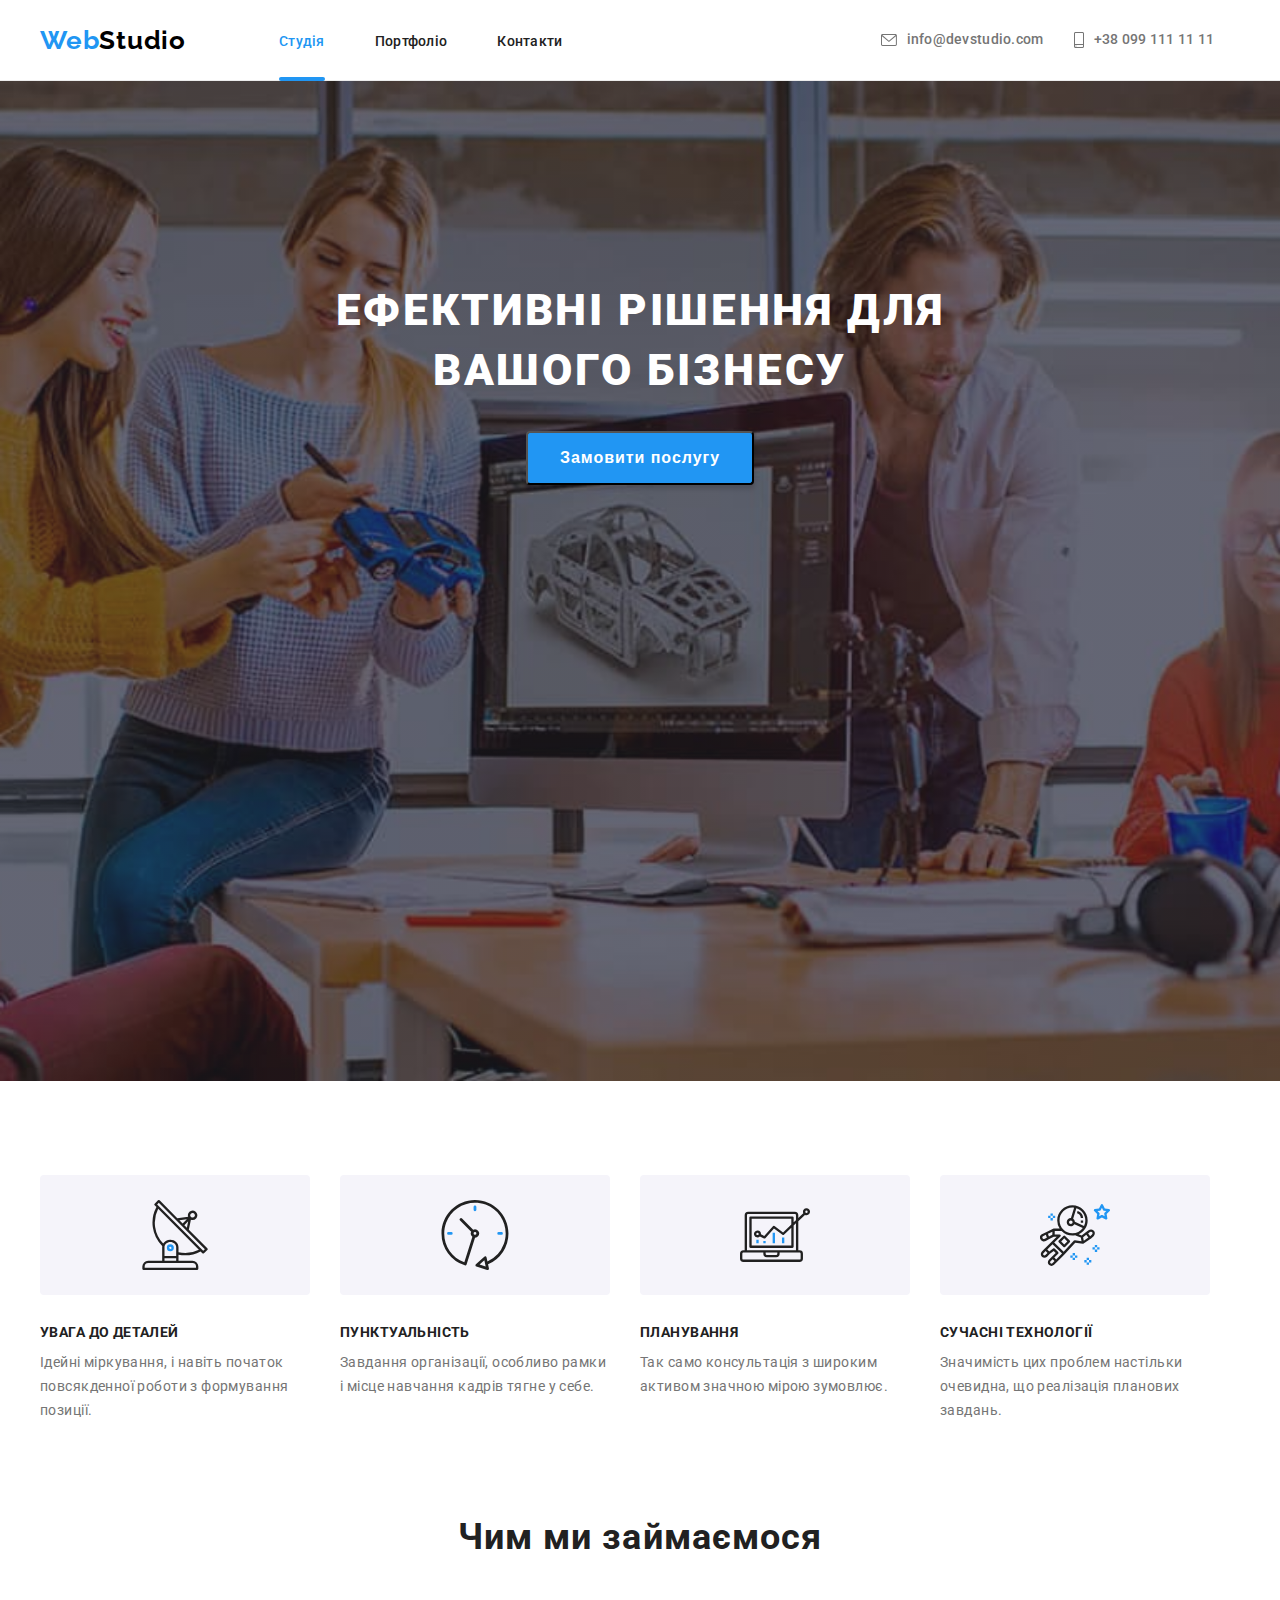
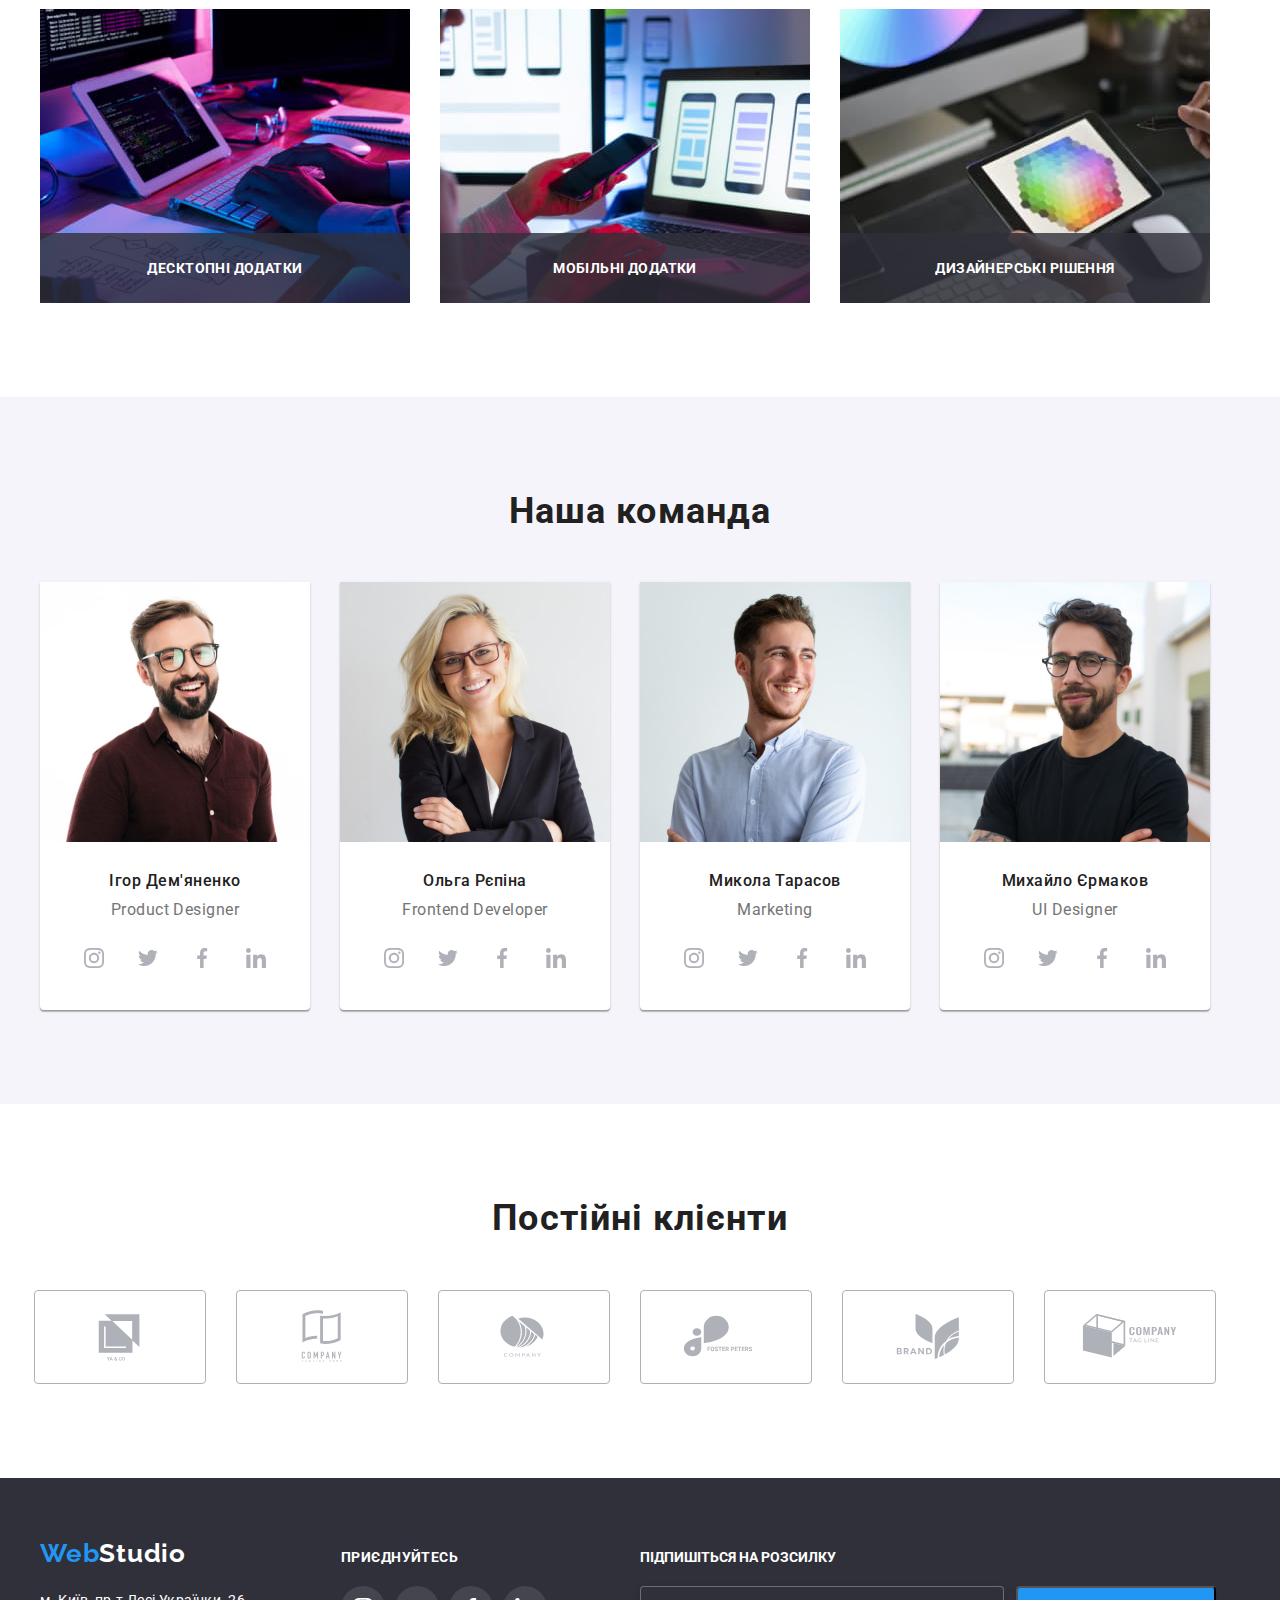
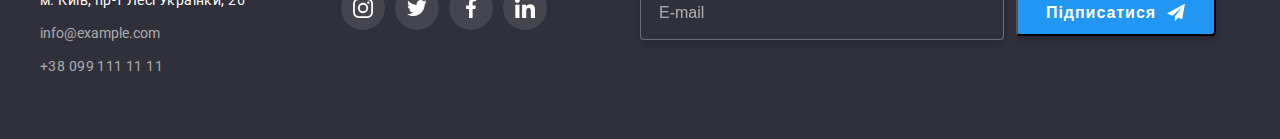
<file: index.html>
<!DOCTYPE html>
<html lang="uk">
  <head>
    <meta charset="UTF-8" />
    <meta http-equiv="X-UA-Compatible" content="IE=edge" />
    <meta name="viewport" content="width=device-width, initial-scale=1.0" />
    <title>Document</title>
    <link rel="preconnect" href="https://fonts.googleapis.com" />
    <link rel="preconnect" href="https://fonts.gstatic.com" crossorigin />
    <link
      href="https://fonts.googleapis.com/css2?family=Raleway:wght@700&family=Roboto:wght@400;500;700;900&display=swap"
      rel="stylesheet"
    />
    <link
      rel="stylesheet"
      href="https://cdnjs.cloudflare.com/ajax/libs/modern-normalize/1.1.0/modern-normalize.min.css"
      integrity="sha512-wpPYUAdjBVSE4KJnH1VR1HeZfpl1ub8YT/NKx4PuQ5NmX2tKuGu6U/JRp5y+Y8XG2tV+wKQpNHVUX03MfMFn9Q=="
      crossorigin="anonymous"
      referrerpolicy="no-referrer"
    />
    <link rel="stylesheet" href="./css/styles.css" />
  </head>
  <body class="body">
    <!-- Шапка сторінки -->
    <header class="page-header">
      <div class="container header-container">
        <nav class="head-nav">
          <a href="/" class="logo link top" lang="en"
            >Web<span class="logo-bleck link">Studio</span></a
          >
          <!--Студія, портфоліо, контакти-->
          <ul class="header-list">
            <li class="header-item studio">
              <a href="./index.html" class="header-link-blue link">Студія</a>
            </li>
            <li class="header-item">
              <a href="./portfolio.html" class="header-link link">Портфоліо</a>
            </li>
            <li class="header-item"><a href="" class="header-link link">Контакти</a></li>
          </ul>
        </nav>
        <!--Електронна пошта та телефон-->
        <ul class="header-list-adress">
          <li class="header-item">
            <a href="info@devstudio.com" class="header-link-mail link">
              <svg class="header-icon" width="16px" height="12px">
                <use href="./images/icons.svg#icon-envelope"></use></svg
              >info@devstudio.com</a
            >
          </li>
          <li class="header-item">
            <a href="+380991111111" class="header-link-phone link">
              <svg class="header-icon" width="10px" height="16px">
                <use href="./images/icons.svg#icon-smartphone"></use></svg
              >+38 099 111 11 11</a
            >
          </li>
        </ul>
      </div>
    </header>
    <main>
      <!--Головний банер сайту з кнопкою "замовити послугу"-->
      <section class="hero">
        <div class="container">
          <h1 class="hero-title">ЕФЕКТИВНІ РІШЕННЯ ДЛЯ ВАШОГО БІЗНЕСУ</h1>
          <button type="button" class="btn" data-modal-open>Замовити послугу</button>
        </div>
      </section>
      <!--Переваги, в подальшому зробити тег <h2> "Наші переваги" невидимим-->
      <section class="advances">
        <div class="container">
          <h2 class="visually-hidden">Hаші переваги</h2>
          <ul class="advances-list">
            <li class="advances-item">
              <div class="advances-box">
                <svg class="advances-icon" width="70px" height="70px">
                  <use href="./images/icons.svg#icon-antenna"></use>
                </svg>
              </div>
              <h3 class="advances-title">увага до деталей</h3>
              <p class="advances-text">
                Ідейні міркування, і навіть початок повсякденної роботи з формування позиції.
              </p>
            </li>
            <li class="advances-item">
              <div class="advances-box">
                <svg class="advances-icon" width="70px" height="70px">
                  <use href="./images/icons.svg#icon-clock"></use>
                </svg>
              </div>
              <h3 class="advances-title">пунктуальність</h3>
              <p class="advances-text">
                Завдання організації, особливо рамки і місце навчання кадрів тягне у себе.
              </p>
            </li>
            <li class="advances-item">
              <div class="advances-box">
                <svg class="advances-icon" width="70px" height="70px">
                  <use href="./images/icons.svg#icon-diagram"></use>
                </svg>
              </div>
              <h3 class="advances-title">планування</h3>
              <p class="advances-text">
                Так само консультація з широким активом значною мірою зумовлює.
              </p>
            </li>
            <li class="advances-item">
              <div class="advances-box">
                <svg class="advances-icon" width="70px" height="70px">
                  <use href="./images/icons.svg#icon-astronaut"></use>
                </svg>
              </div>
              <h3 class="advances-title">сучасні технології</h3>
              <p class="advances-text">
                Значимість цих проблем настільки очевидна, що реалізація планових завдань.
              </p>
            </li>
          </ul>
        </div>
      </section>
      <section class="about">
        <div class="container">
          <h2 class="about-title centered">Чим ми займаємося</h2>
          <!--Фото чим ми займаємось-->
          <ul class="about-list">
            <li class="about-item">
              <div class="about-box">
                <h3 class="about-title-next">Десктопні додатки</h3>
              </div>
              <img src="./images/img1.jpg" alt="Програміст, что працює з кодом" width="370" />
            </li>
            <li class="about-item">
              <div class="about-box">
                <h3 class="about-title-next">Мобільні додатки</h3>
              </div>
              <img
                src="./images/img2.jpg"
                alt="Програміст, що розробляє застосунок до смартфону"
                width="370"
              />
            </li>
            <li class="about-item">
              <div class="about-box">
                <h3 class="about-title-next">Дизайнерські рішення</h3>
              </div>
              <img
                src="./images/img3.jpg"
                alt="Веб дизайнер працює з графікою на планшеті"
                width="370"
              />
            </li>
          </ul>
        </div>
      </section>
      <section class="team">
        <div class="container">
          <h2 class="team-title-all centered">Наша команда</h2>
          <!--Фото нашої команди-->
          <ul class="team-list centered">
            <li class="team-item">
              <img src="./images/ihor_demyanenko.jpg" alt="Фото Ігора Дем'яненка" width="270" />
              <div class="team-box">
                <h3 class="team-title">Ігор Дем'яненко</h3>
                <p class="team-text">Product Designer</p>
                <ul class="team-soc team-scill">
                  <li class="soc-item">
                    <a href="" class="team-link-soc link">
                      <svg class="team-soc-icon" width="20" height="20">
                        <use href="./images/icons.svg#icon-instagram-1"></use>
                      </svg>
                    </a>
                  </li>
                  <li class="soc-item">
                    <a href="" class="team-link-soc link">
                      <svg class="team-soc-icon" width="20" height="20">
                        <use href="./images/icons.svg#icon-Group-1"></use>
                      </svg>
                    </a>
                  </li>
                  <li class="soc-item">
                    <a href="" class="team-link-soc link">
                      <svg class="team-soc-icon" width="20" height="20">
                        <use href="./images/icons.svg#icon-facebook-1"></use>
                      </svg>
                    </a>
                  </li>
                  <li class="soc-item">
                    <a href="" class="team-link-soc link">
                      <svg class="team-soc-icon" width="20" height="20">
                        <use href="./images/icons.svg#icon-linkedin-1"></use>
                      </svg>
                    </a>
                  </li>
                </ul>
              </div>
            </li>
            <li class="team-item">
              <img src="./images/olga_repina.jpg" alt="Фото Ольги Репіної" width="270" />
              <div class="team-box">
                <h3 class="team-title">Ольга Рєпіна</h3>
                <p class="team-text">Frontend Developer</p>
                <ul class="team-soc team-scill">
                  <li class="soc-item">
                    <a href="" class="team-link-soc link">
                      <svg class="team-soc-icon" width="20" height="20">
                        <use href="./images/icons.svg#icon-instagram-1"></use>
                      </svg>
                    </a>
                  </li>
                  <li class="soc-item">
                    <a href="" class="team-link-soc link">
                      <svg class="team-soc-icon" width="20" height="20">
                        <use href="./images/icons.svg#icon-Group-1"></use>
                      </svg>
                    </a>
                  </li>
                  <li class="soc-item">
                    <a href="" class="team-link-soc link">
                      <svg class="team-soc-icon" width="20" height="20">
                        <use href="./images/icons.svg#icon-facebook-1"></use>
                      </svg>
                    </a>
                  </li>
                  <li class="soc-item">
                    <a href="" class="team-link-soc link">
                      <svg class="team-soc-icon" width="20" height="20">
                        <use href="./images/icons.svg#icon-linkedin-1"></use>
                      </svg>
                    </a>
                  </li>
                </ul>
              </div>
            </li>
            <li class="team-item">
              <img src="./images/mikola_tarasov.jpg" alt="Фото Миколи Тарасова" width="270" />
              <div class="team-box">
                <h3 class="team-title">Микола Тарасов</h3>
                <p class="team-text">Marketing</p>
                <ul class="team-soc team-scill">
                  <li class="soc-item">
                    <a href="" class="team-link-soc link">
                      <svg class="team-soc-icon" width="20" height="20">
                        <use href="./images/icons.svg#icon-instagram-1"></use>
                      </svg>
                    </a>
                  </li>
                  <li class="soc-item">
                    <a href="" class="team-link-soc link">
                      <svg class="team-soc-icon" width="20" height="20">
                        <use href="./images/icons.svg#icon-Group-1"></use>
                      </svg>
                    </a>
                  </li>
                  <li class="soc-item">
                    <a href="" class="team-link-soc link">
                      <svg class="team-soc-icon" width="20" height="20">
                        <use href="./images/icons.svg#icon-facebook-1"></use>
                      </svg>
                    </a>
                  </li>
                  <li class="soc-item">
                    <a href="" class="team-link-soc link">
                      <svg class="team-soc-icon" width="20" height="20">
                        <use href="./images/icons.svg#icon-linkedin-1"></use>
                      </svg>
                    </a>
                  </li>
                </ul>
              </div>
            </li>
            <li class="team-item">
              <img src="./images/michaylo_yermakov.jpg" alt="Фото Михайла Єрмакова" width="270" />
              <div class="team-box">
                <h3 class="team-title">Михайло Єрмаков</h3>
                <p class="team-text">UI Designer</p>
                <ul class="team-soc team-scill">
                  <li class="soc-item">
                    <a href="" class="team-link-soc link">
                      <svg class="team-soc-icon" width="20" height="20">
                        <use href="./images/icons.svg#icon-instagram-1"></use>
                      </svg>
                    </a>
                  </li>
                  <li class="soc-item">
                    <a href="" class="team-link-soc link">
                      <svg class="team-soc-icon" width="20" height="20">
                        <use href="./images/icons.svg#icon-Group-1"></use>
                      </svg>
                    </a>
                  </li>
                  <li class="soc-item">
                    <a href="" class="team-link-soc link">
                      <svg class="team-soc-icon" width="20" height="20">
                        <use href="./images/icons.svg#icon-facebook-1"></use>
                      </svg>
                    </a>
                  </li>
                  <li class="soc-item">
                    <a href="" class="team-link-soc link">
                      <svg class="team-soc-icon" width="20" height="20">
                        <use href="./images/icons.svg#icon-linkedin-1"></use>
                      </svg>
                    </a>
                  </li>
                </ul>
              </div>
            </li>
          </ul>
        </div>
      </section>
      <section class="clients">
        <div class="container container-clients">
          <h2 class="client-title-all centered">Постійні клієнти</h2>
          <ul class="client-list">
            <li class="client-item">
              <a href="" class="client-link link">
                <svg class="client-icon" width="106px" height="60px">
                  <use href="./images/icons.svg#icon-Logo1"></use>
                </svg>
              </a>
            </li>
            <li class="client-item">
              <a href="" class="client-link link">
                <svg class="client-icon" width="106px" height="60px">
                  <use href="./images/icons.svg#icon-Logo2"></use>
                </svg>
              </a>
            </li>
            <li class="client-item">
              <a href="" class="client-link link">
                <svg class="client-icon" width="106px" height="60px">
                  <use href="./images/icons.svg#icon-Logo3"></use>
                </svg>
              </a>
            </li>
            <li class="client-item">
              <a href="" class="client-link link">
                <svg class="client-icon" width="106px" height="60px">
                  <use href="./images/icons.svg#icon-Logo4"></use>
                </svg>
              </a>
            </li>
            <li class="client-item">
              <a href="" class="client-link link">
                <svg class="client-icon" width="106px" height="60px">
                  <use href="./images/icons.svg#icon-Logo5"></use>
                </svg>
              </a>
            </li>
            <li class="client-item">
              <a href="" class="client-link link">
                <svg class="client-icon" width="106px" height="60px">
                  <use href="./images/icons.svg#icon-Logo6"></use>
                </svg>
              </a>
            </li>
          </ul>
        </div>
      </section>
    </main>
    <!-- Підвал сторінки -->
    <footer class="footer">
      <div class="container footer-conteiner">
        <div class="footer-logo-address">
          <a href="/" class="logo link logfut" lang="en"
            >Web<span class="logo-white link logfut">Studio</span>
          </a>
          <address class="footer-adress">
            <ul class="footer-list">
              <li class="footer-item">
                <a
                  href="https://www.google.com/maps/search/%D0%BC.+%D0%9A%D0%B8%D1%97%D0%B2,+%D0%BF%D1%80-%D1%82+%D0%9B%D0%B5%D1%81%D1%96+%D0%A3%D0%BA%D1%80%D0%B0%D1%97%D0%BD%D0%BA%D0%B8,+26/@50.4261791,30.5382919,18z"
                  class="footer-link-adress link"
                  >м. Київ, пр-т Лесі Українки, 26</a
                >
              </li>
              <li class="footer-item">
                <a href="info@example.com" class="footer-link-mail link">info@example.com</a>
              </li>
              <li class="footer-item link-phone">
                <a href="+380991111111" class="footer-link-phone link">+38 099 111 11 11</a>
              </li>
            </ul>
          </address>
        </div>
        <div class="footer-join">
          <p class="footer-soc-text">ПРИЄДНУЙТЕСЬ</p>
          <ul class="footer-soc-list footer-scill">
            <li class="footer-soc-item">
              <a href="" class="footer-link-soc link">
                <svg class="footer-soc-icon" width="20" height="20">
                  <use href="./images/icons.svg#icon-instagram-1"></use>
                </svg>
              </a>
            </li>
            <li class="footer-soc-item">
              <a href="" class="footer-link-soc link">
                <svg class="footer-soc-icon" width="20" height="20">
                  <use href="./images/icons.svg#icon-Group-1"></use>
                </svg>
              </a>
            </li>
            <li class="footer-soc-item">
              <a href="" class="footer-link-soc link">
                <svg class="footer-soc-icon" width="20" height="20">
                  <use href="./images/icons.svg#icon-facebook-1"></use>
                </svg>
              </a>
            </li>
            <li class="footer-soc-item">
              <a href="" class="footer-link-soc link">
                <svg class="footer-soc-icon" width="20" height="20">
                  <use href="./images/icons.svg#icon-linkedin-1"></use>
                </svg>
              </a>
            </li>
          </ul>
        </div>
        <div class="footer-post">
          <p class="footer-text-form">ПІДПИШІТЬСЯ НА РОЗСИЛКУ</p>
          <form class="footer-form">
            <input
                type="email"
                class="footer-input"
                name="fut-user-email"
                placeholder="E-mail"
                required
              />
              <div class="footer-wrap">
                <button type="submit" class="footer-btn">
                  Підписатися
                  <svg class="fut-input-icon" width="24" height="24">
                  <use href="./images/icons.svg#icon-icon-send-1"></use>
                </svg>
                </button>
              </div>
            </form>
      </div>
    </footer>

    <div class="backdrop is-hidden" data-modal>
      <div class="modal">
        <button type="button" class="modal-close" data-modal-close>
          <svg class="modal-close-icon" width="18" height="18">
            <use href="./images/icons.svg#icon-close-black"></use>
          </svg>
        </button>
        <p class="modal-title">Залиште свої дані, ми вам передзвонимо</p>
        <form class="modal-form">
          <div class="input-field">
            <label><span class="input-title">Імя</span></label>
            <div class="input-wrap">
              <input type="text" class="form-input" name="user-name" placeholder="" required />
              <svg class="input-icon" width="18" height="18">
                <use href="./images/icons.svg#icon-person-black"></use>
              </svg>
            </div>
          </div>
          <div class="input-field">
            <label><span class="input-title">Телефон</span></label>
            <div class="input-wrap">
              <input
                type="tel"
                minlength="10"
                class="form-input"
                name="user-tel"
                placeholder=""
                title="+38 (097) 111-11-11"
                required
                pattern=""
                value=""
              />
              <svg class="input-icon" width="18" height="18">
                <use href="./images/icons.svg#icon-phone-black"></use>
              </svg>
            </div>
          </div>
          <div class="input-field">
            <label><span class="input-title">Пошта</span> </label>
            <div class="input-wrap">
              <input type="email" class="form-input" name="user-email" placeholder="" required />
              <svg class="input-icon" width="18" height="18">
                <use href="./images/icons.svg#icon-email-black"></use>
              </svg>
            </div>
          </div>
          <div class="input-field">
            <label for="user-comment" class="input-title">Коментар</label>
            <textarea
              name="user-comment"
              id="user-comment"
              class="modal-text"
              placeholder="Введіть текст"
            ></textarea>
          </div>
          <div class="input-field-hidd">
            <input
              type="checkbox"
              class="input-check visually-hidden"
              name="user-policy"
              value="true"
              id="user-policy"
            />
            <label for="user-policy" class="check-text">
              <span>
                <svg class="check-icon" width="16" height="15">
                  <use href="./images/icons.svg#icon-Vector"></use>
                </svg>
              </span>
              Погоджуюся з розсилкою та приймаю<pre> </pre>
              <a href="" class="check-link">Умови договору</a>
            </label>
          </div>
          <button type="submit" class="batton-form">Відправити</button>
        </form>
      </div>
    </div>
    <script src="./js/modal.js"></script>
  </body>
</html>
</file>
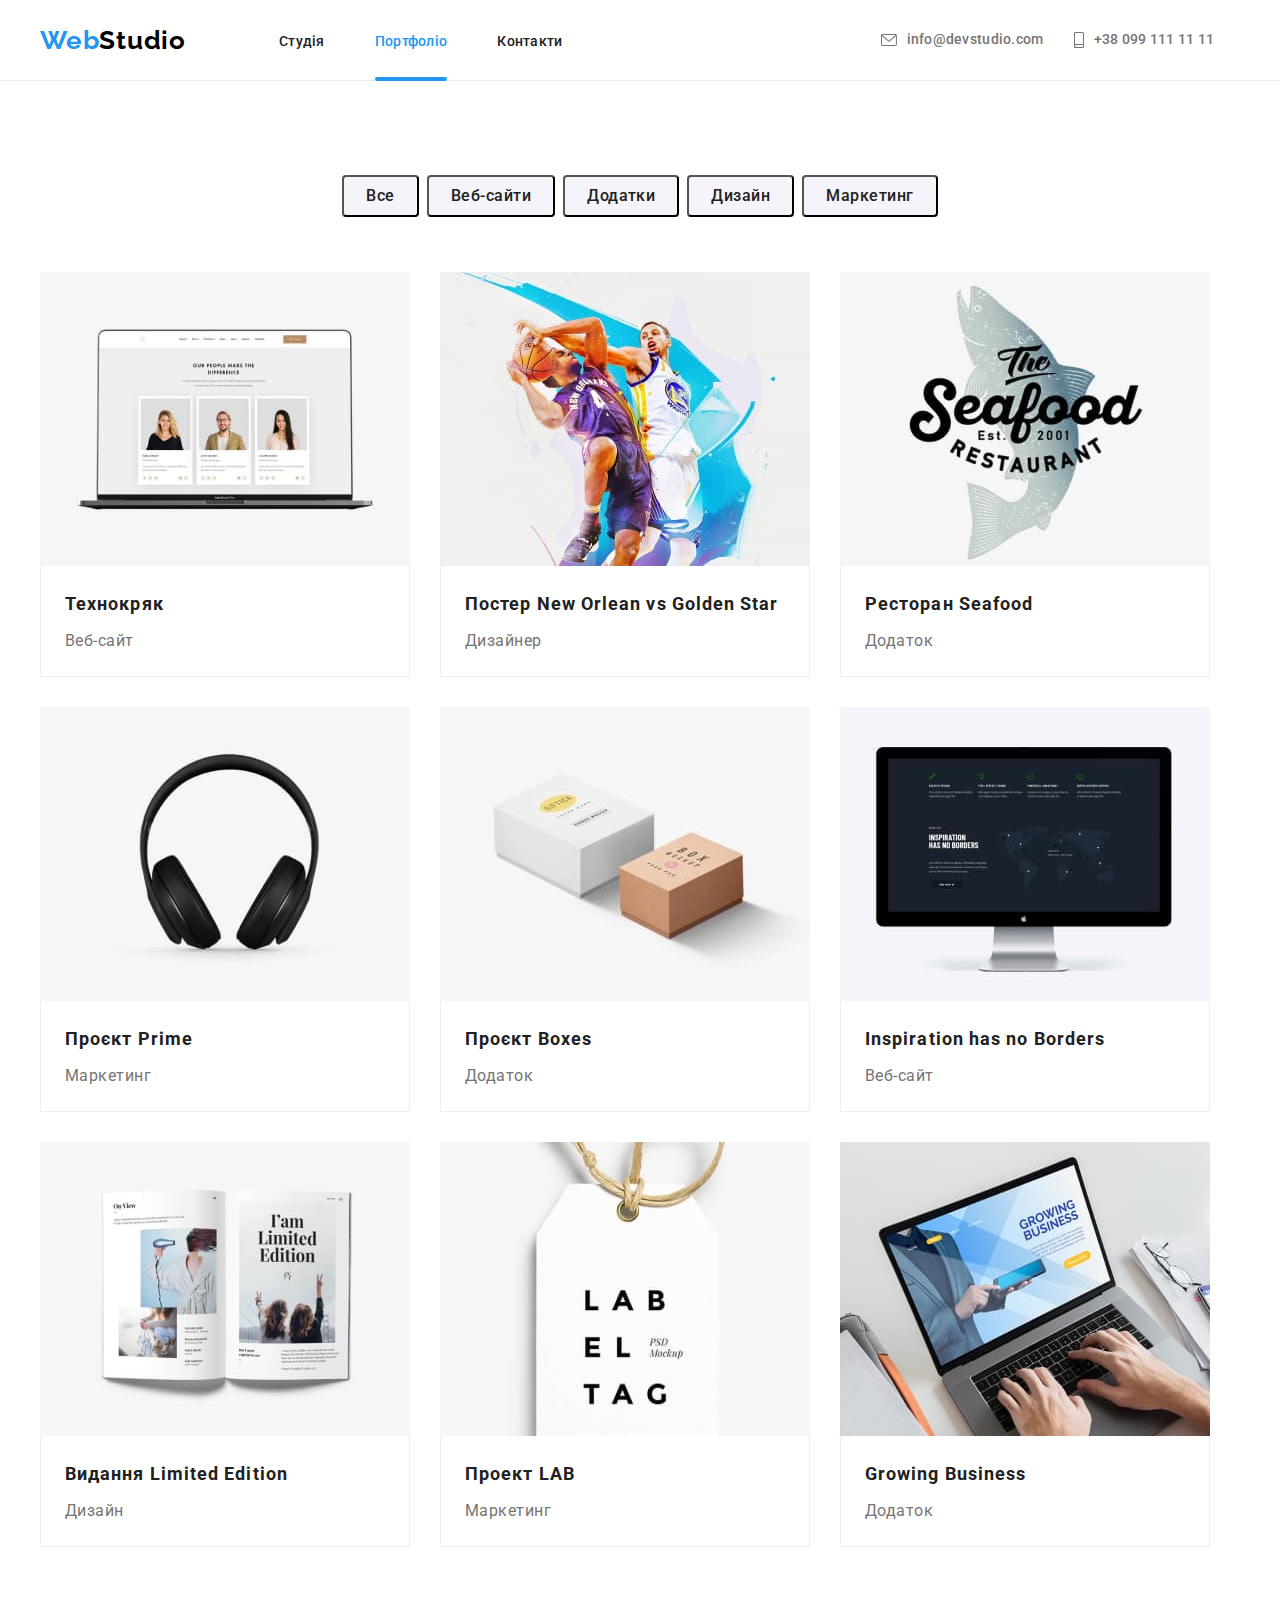
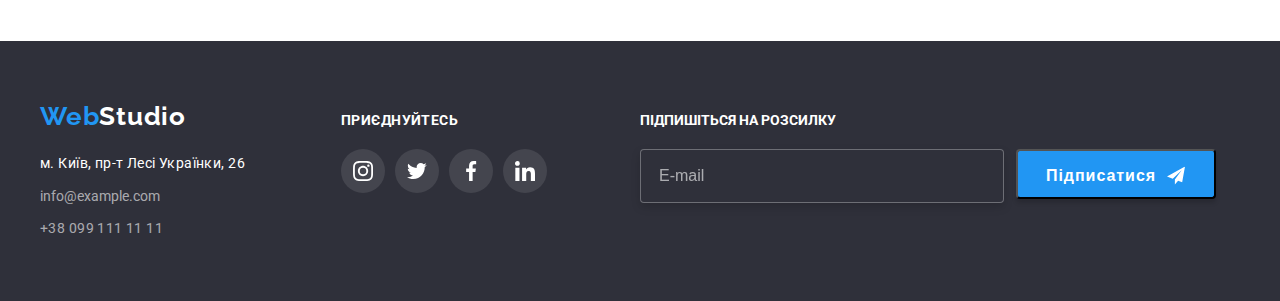
<file: portfolio.html>
<!DOCTYPE html>
<html lang="uk">
  <head>
    <meta charset="UTF-8" />
    <meta http-equiv="X-UA-Compatible" content="IE=edge" />
    <meta name="viewport" content="width=device-width, initial-scale=1.0" />
    <title>Document</title>
    <link rel="preconnect" href="https://fonts.googleapis.com" />
    <link rel="preconnect" href="https://fonts.gstatic.com" crossorigin />
    <link
      href="https://fonts.googleapis.com/css2?family=Raleway:wght@700&family=Roboto:wght@400;500;700;900&display=swap"
      rel="stylesheet"
    />
    <link
      rel="stylesheet"
      href="https://cdnjs.cloudflare.com/ajax/libs/modern-normalize/1.1.0/modern-normalize.min.css"
      integrity="sha512-wpPYUAdjBVSE4KJnH1VR1HeZfpl1ub8YT/NKx4PuQ5NmX2tKuGu6U/JRp5y+Y8XG2tV+wKQpNHVUX03MfMFn9Q=="
      crossorigin="anonymous"
      referrerpolicy="no-referrer"
    />
    <link rel="stylesheet" href="./css/styles.css" />
    <style></style>
  </head>
  <body>
    <!-- Шапка сторінки -->
    <header class="page-header">
      <div class="container header-container">
        <nav class="head-nav">
          <a href="/" class="logo link top" lang="en"
            >Web<span class="logo-bleck link">Studio</span></a
          >
          <!--Студія, портфоліо, контакти-->
          <ul class="header-list">
            <li class="header-item"><a href="./index.html" class="header-link link">Студія</a></li>
            <li class="header-item"><a href="" class="header-link-blue link">Портфоліо</a></li>
            <li class="header-item"><a href="" class="header-link link">Контакти</a></li>
          </ul>
        </nav>
        <!--Електронна пошта та телефон-->
        <ul class="header-list-adress">
          <li class="header-item">
            <a href="info@devstudio.com" class="header-link-mail link">
              <svg class="header-icon" width="16px" height="12px">
                <use href="./images/icons.svg#icon-envelope"></use></svg
              >info@devstudio.com</a
            >
          </li>
          <li class="header-item">
            <a href="+380991111111" class="header-link-phone link">
              <svg class="header-icon" width="10px" height="16px">
                <use href="./images/icons.svg#icon-smartphone"></use></svg
              >+38 099 111 11 11</a
            >
          </li>
        </ul>
      </div>
    </header>
    <main class="main">
      <!--Головний банер сторінки із прикладами робіт, заголовок h1 потрібно буде приховати"-->
      <section class="but-projects">
        <!--Заголовок H1 потрібно скрити-->
        <div class="container">
          <h1 class="btn-title visually-hidden">Кнопки із прикладами робіт</h1>
          <ul class="button-list centered">
            <li class="button-item">
              <button type="button" class="button">Все</button>
            </li>
            <li class="button-item">
              <button type="button" class="button">Веб-сайти</button>
            </li>
            <li class="button-item">
              <button type="button" class="button">Додатки</button>
            </li>
            <li class="button-item">
              <button type="button" class="button">Дизайн</button>
            </li>
            <li class="button-item">
              <button type="button" class="button">Маркетинг</button>
            </li>
          </ul>
          <!--Приклади робіт із фото та коментарями до них-->
          <ul class="projects-list">
            <li class="projects-item">
              <a href="#" class="projekts-link link">
                <div class="projects-top">
                  <img src="./images/technokryak.jpg" alt="сторінка сайту Технокряк" width="370" />
                  <p class="projects-top-text">
                    Ресурс пропонує комплексні пропозиції з різним рівнем функціоналу та сервісів.
                    Все це дозволить відвідувачу отримати вичерпні відомості про компанію чи
                    приватну особу.
                  </p>
                </div>
                <div class="borders">
                  <h2 class="projects-title">Технокряк</h2>
                  <p class="projects-text">Веб-сайт</p>
                </div>
              </a>
            </li>
            <li class="projects-item">
              <a href="#" class="projekts-link link">
                <div class="projects-top">
                  <img
                    src="./images/neworlean.jpg"
                    alt="Постер фрагмента гри у баскетбол New Orlean vs
              Golden Star"
                    width="370"
                  />
                  <p class="projects-top-text">
                    Ресурс пропонує комплексні пропозиції з різним рівнем функціоналу та сервісів.
                    Все це дозволить відвідувачу отримати вичерпні відомості про компанію чи
                    приватну особу.
                  </p>
                </div>
                <div class="borders">
                  <h2 class="projects-title">Постер New Orlean vs Golden Star</h2>
                  <p class="projects-text">Дизайнеp</p>
                </div>
              </a>
            </li>
            <li class="projects-item">
              <a href="#" class="projekts-link link">
                <div class="projects-top">
                  <img src="./images/siafud.jpg" alt="Ресторан Seafood логотип" width="370" />
                  <p class="projects-top-text">
                    Ресурс пропонує комплексні пропозиції з різним рівнем функціоналу та сервісів.
                    Все це дозволить відвідувачу отримати вичерпні відомості про компанію чи
                    приватну особу.
                  </p>
                </div>
                <div class="borders">
                  <h2 class="projects-title">Ресторан Seafood</h2>
                  <p class="projects-text">Додаток</p>
                </div>
              </a>
            </li>
            <li class="projects-item">
              <a href="#" class="projekts-link link">
                <div class="projects-top">
                  <img
                    src="./images/prime.jpg"
                    alt="Проєкт Prime зображення навушників"
                    width="370"
                  />
                  <p class="projects-top-text">
                    Ресурс пропонує комплексні пропозиції з різним рівнем функціоналу та сервісів.
                    Все це дозволить відвідувачу отримати вичерпні відомості про компанію чи
                    приватну особу.
                  </p>
                </div>
                <div class="borders">
                  <h2 class="projects-title">Проєкт Prime</h2>
                  <p class="projects-text">Маркетинг</p>
                </div>
              </a>
            </li>
            <li class="projects-item">
              <a href="#" class="projekts-link link">
                <div class="projects-top">
                  <img
                    src="./images/boxes.jpg"
                    alt="Проєкт Boxes зображення двох коробок"
                    width="370"
                  />
                  <p class="projects-top-text">
                    Ресурс пропонує комплексні пропозиції з різним рівнем функціоналу та сервісів.
                    Все це дозволить відвідувачу отримати вичерпні відомості про компанію чи
                    приватну особу.
                  </p>
                </div>
                <div class="borders">
                  <h2 class="projects-title">Проєкт Boxes</h2>
                  <p class="projects-text">Додаток</p>
                </div>
              </a>
            </li>
            <li class="projects-item">
              <a href="#" class="projekts-link link">
                <div class="projects-top">
                  <img src="./images/noborders.jpg" alt="монітор з контентом" width="370" />
                  <p class="projects-top-text">
                    Ресурс пропонує комплексні пропозиції з різним рівнем функціоналу та сервісів.
                    Все це дозволить відвідувачу отримати вичерпні відомості про компанію чи
                    приватну особу.
                  </p>
                </div>
                <div class="borders">
                  <h2 class="projects-title">Inspiration has no Borders</h2>
                  <p class="projects-text">Веб-сайт</p>
                </div>
              </a>
            </li>
            <li class="projects-item">
              <a href="#" class="projekts-link link">
                <div class="projects-top">
                  <img
                    src="./images/limitededition.jpg"
                    alt="розгорнута книга із заголовком Limited Edition"
                    width="370"
                  />
                  <p class="projects-top-text">
                    Ресурс пропонує комплексні пропозиції з різним рівнем функціоналу та сервісів.
                    Все це дозволить відвідувачу отримати вичерпні відомості про компанію чи
                    приватну особу.
                  </p>
                </div>
                <div class="borders">
                  <h2 class="projects-title">Видання Limited Edition</h2>
                  <p class="projects-text">Дизайн</p>
                </div>
              </a>
            </li>
            <li class="projects-item">
              <a href="#" class="projekts-link link">
                <div class="projects-top">
                  <img
                    src="./images/lab.jpg"
                    alt="зображення товарного ярлика з лого"
                    width="370"
                  />
                  <p class="projects-top-text">
                    Ресурс пропонує комплексні пропозиції з різним рівнем функціоналу та сервісів.
                    Все це дозволить відвідувачу отримати вичерпні відомості про компанію чи
                    приватну особу.
                  </p>
                </div>
                <div class="borders">
                  <h2 class="projects-title">Проект LAB</h2>
                  <p class="projects-text">Маркетинг</p>
                </div>
              </a>
            </li>
            <li class="projects-item">
              <a href="#" class="projekts-link link">
                <div class="projects-top">
                  <img
                    src="./images/growingbusiness.jpg"
                    alt="користувач, що працює з ноутбуком"
                    width="370"
                  />
                  <p class="projects-top-text">
                    Ресурс пропонує комплексні пропозиції з різним рівнем функціоналу та сервісів.
                    Все це дозволить відвідувачу отримати вичерпні відомості про компанію чи
                    приватну особу.
                  </p>
                </div>
                <div class="borders">
                  <h2 class="projects-title">Growing Business</h2>
                  <p class="projects-text">Додаток</p>
                </div>
              </a>
            </li>
          </ul>
        </div>
      </section>
    </main>
    <!-- Підвал сторінки -->
     <footer class="footer">
      <div class="container footer-conteiner">
        <div class="footer-logo-address">
          <a href="/" class="logo link logfut" lang="en"
            >Web<span class="logo-white link logfut">Studio</span>
          </a>
          <address class="footer-adress">
            <ul class="footer-list">
              <li class="footer-item">
                <a
                  href="https://www.google.com/maps/search/%D0%BC.+%D0%9A%D0%B8%D1%97%D0%B2,+%D0%BF%D1%80-%D1%82+%D0%9B%D0%B5%D1%81%D1%96+%D0%A3%D0%BA%D1%80%D0%B0%D1%97%D0%BD%D0%BA%D0%B8,+26/@50.4261791,30.5382919,18z"
                  class="footer-link-adress link"
                  >м. Київ, пр-т Лесі Українки, 26</a
                >
              </li>
              <li class="footer-item">
                <a href="info@example.com" class="footer-link-mail link">info@example.com</a>
              </li>
              <li class="footer-item link-phone">
                <a href="+380991111111" class="footer-link-phone link">+38 099 111 11 11</a>
              </li>
            </ul>
          </address>
        </div>
        <div class="footer-join">
          <p class="footer-soc-text">ПРИЄДНУЙТЕСЬ</p>
          <ul class="footer-soc-list footer-scill">
            <li class="footer-soc-item">
              <a href="" class="footer-link-soc link">
                <svg class="footer-soc-icon" width="20" height="20">
                  <use href="./images/icons.svg#icon-instagram-1"></use>
                </svg>
              </a>
            </li>
            <li class="footer-soc-item">
              <a href="" class="footer-link-soc link">
                <svg class="footer-soc-icon" width="20" height="20">
                  <use href="./images/icons.svg#icon-Group-1"></use>
                </svg>
              </a>
            </li>
            <li class="footer-soc-item">
              <a href="" class="footer-link-soc link">
                <svg class="footer-soc-icon" width="20" height="20">
                  <use href="./images/icons.svg#icon-facebook-1"></use>
                </svg>
              </a>
            </li>
            <li class="footer-soc-item">
              <a href="" class="footer-link-soc link">
                <svg class="footer-soc-icon" width="20" height="20">
                  <use href="./images/icons.svg#icon-linkedin-1"></use>
                </svg>
              </a>
            </li>
          </ul>
        </div>

      <div class="footer-post">
          <p class="footer-text-form">ПІДПИШІТЬСЯ НА РОЗСИЛКУ</p>
          <form class="footer-form">
            <input
                type="email"
                class="footer-input"
                name="fut-user-email"
                placeholder="E-mail"
                required
              />
              <div class="footer-wrap">
                <button type="submit" class="footer-btn">
                  Підписатися
                  <svg class="fut-input-icon" width="24" height="24">
                  <use href="./images/icons.svg#icon-icon-send-1"></use>
                </svg>
                </button>
              </div>
            </form>
      </div>
    </footer>
  </body>
</html>
</file>
<file: css/styles.css>
html{
  box-sizing: border-box;
}
p,
h1,
h2,
h3,
h4,
h5,
h6 {
margin: 0;
}
ul{
  margin: 0;
  padding-left: 0;
  list-style: none;
}
button,
textarea,
input{
  cursor: pointer;
}
address{
  font-style: normal;
}
/*Встановив основний та резервний шрифти та фоновий колір для боди*/
body{
  margin: 0;
  font-family: 'Roboto', sans-serif;
  color: #212121;
 }
/*Прибрав підкреслювання з посилань*/
.link{
text-decoration: none
}
/*------------------Header---------------------*/
/*Застилізував фон в Хедері*, верхній та нижній паддінги*/
.page-header{
  background-color: #FFFFFF;
  border-bottom: 1px solid #ECECEC;
}
/*Поставив в строку три елементи списку в хедері*/
.header-list-adress{
  display: flex;
  align-items: center;
  padding-right: 0;
}
/*Задали флекс контейнеру в хедері та 
вирівняли елементи вздовж осі*/
.header-container{
  display: flex;
  align-items: center;
  }
.head-nav{
  display: flex;
  align-items: center;
  }
.header-list{
  display: flex;
  align-items: center;
  padding-right: 318px;
}
/*Від списка до елемента в хедері задано верхні 
та нижні паддінги та відцентровано флекс-елементи*/
.header-list li,
.header-list-adress li{
text-align: center;
}
.header-link,
.header-link-blue,
.header-link-mail,
.header-link-phone{
  padding-top: 32px;
  padding-bottom: 32px;

  transition-property: color;
  transition-duration: 250ms;
  transition-timing-function: cubic-bezier(0.4, 0, 0.2, 1);
}
.header-link-blue{
  position: relative;
}
.header-link-blue::after{
  content: " ";
  position: absolute;
  display: block;
  width: 100%;
  height: 4px;
  background: #2196F3;
  border-radius: 2px;
  top: 76px;
  left: 0;
  background-size: contain;
  transform: translateY();
}
.header-list-adress .header-item,
.header-list .header-item{
  display: block;
  }
.header-list-adress .header-item:not(:last-child){
margin-right: 30px;
}
.header-list .header-item:not(:last-child){
margin-right: 50px;
}
/*Прибрав точки зі списку в Хедері*/
.header-item{
  list-style: none;
  }
.studio{
  margin-left: 0;
}
/*Застилізував Лого, 
встановив праві марджини та паддінг на логотип в футері на обох сторінках*/
.logo,
.logo-white,
.logo-bleck {
  margin-right: 0;
  padding-right: 0;
}
.logo{
  display: block;
  font-family: 'Raleway';
  font-weight: 700;
  font-size: 26px;
  line-height: 1.19.;
  letter-spacing: 0.03em;
  color: #2196F3;
  padding-top: 0;
  padding-bottom: 0;
  margin-right: 0;
  }
  .logo-bleck{
  color: #000000;
  font-family: Raleway;
  font-size: 26px;
  line-height: 1.19;
  letter-spacing: 0.03em;
  margin-right: 0;

  transition-property: color;
  transition-duration: 250ms;
  transition-timing-function: cubic-bezier(0.4, 0, 0.2, 1);
  }
.logo-white{
  color: #FFFFFF;
  font-family: Raleway;
  font-size: 26px;
  line-height: 1.19;
  letter-spacing: 0.03em;

  transition-property: color;
  transition-duration: 250ms;
  transition-timing-function: cubic-bezier(0.4, 0, 0.2, 1);
  }
  /*Добавив в Лого зміну кольору з використанням псевдокласів hover и focus*/
.logo:hover,
.logo:focus{
  color: #2196F3;
  }
.logo-bleck:hover,
.logo-bleck:focus{
  color: #2196F3;
  }
.logo-white:hover,
.logo-white:focus{
  color: #2196F3;
  }
.top{
  margin-right: 93px;
  }
  /*Добавив логотипу властивість hover і fokus у вигляді зміни кольору*/
.header-link-blue:hover,
.header-link-blue:focus{
  color: #2196F3;
  }
.header-link:hover,
.header-link:focus{
  color: #2196F3;
  }
/*Застилізував Хедер посилання*/
.header-link{
  font-weight: 500;
  font-size: 14px;
  line-height: 1.14;
  letter-spacing: 0.02em;
  color: #212121;
  }
.header-link-blue{
  font-weight: 500;
  font-size: 14px;
  line-height: 1.14;
  letter-spacing: 0.02em;
  color:  #2196F3;
  }
.header-link-mail{
  display: flex;
  font-weight: 500;
  font-size: 14px;
  line-height: 1.14;
  letter-spacing: 0.02em;
  color: #757575;
  margin-left: 0;
  align-items: center;
  justify-content: center;
  }
.header-link-phone{
  display: flex;
  font-weight: 500;
  font-size: 14px;
  line-height: 1.14;
  letter-spacing: 0.02em;
  color: #757575;
  align-items: center;
  justify-content: center;
}
.header-mail{
  font-weight: 500;
  font-size: 14px;
  line-height: 1.14;
  letter-spacing: 0.02em;
  color: #757575;
}
.header-icon {
  margin-right: 10px;
  fill: currentColor;
}
/*Добавив в мейл та телефон хедера властивість hover і fokus у вигляді зміни кольору*/
.header-link-mail:hover,
.header-link-mail:focus{
color: #2196F3;
}
/*Визначив колір в ховері і в фокусі на посилання з номером телефону в хедері*/
.header-link-phone:hover,
.header-link-phone:focus{
color: #2196F3;
}
/*Обгорнув хедер в контейнер задав початкові параметри, відцентрував посередині марджинами*/
.container{
width: 1200px;
padding-left: 15px;
padding-right: 15px;
margin: 0 auto;
}
/*Застилізував фон в Хиро на сторінці Головна*/
.hero{
  display: block;
  background-color: #303030;
  background-image: 
  linear-gradient(rgba(47, 48, 58, 0.4),
      rgba(47, 48, 58, 0.4)),
    url(../images/hero4.jpg);
  background-repeat: no-repeat;
  background-position: center;
  text-align: center;
  padding-top: 200px;
  padding-bottom: 200px;
  height: 600px;
  max-width: 1600px;
  background-size: cover;
  margin-left: auto;
  margin-right: auto;
  position: relative;
}
/*!!!! максимальна ширина не визначена! 
Застилізував заголовок h1 ,в Хиро*/
.hero-title{
display: block;
font-weight: 900;
font-size: 44px;
line-height: 1.36;
letter-spacing: 0.06em;
color: #FFFFFF;
margin-left: auto;
margin-right: auto;
margin-bottom: 30px;
justify-content: center;
width: 696px;
}
/*Застилізував кнопку Хіро на сторінці Головна*/
.btn{
  display: inline-block;
  border-radius: 4px;
  padding: 10px 32px;
  font-weight: 700;
  font-size: 16px;
  line-height: 1.87;
  letter-spacing: 0.06em;
  color: #FFFFFF;
  background-color:#2196F3;
  box-shadow: 0px 4px 4px rgba(0, 0, 0, 0.15);

  transition-property: background-color, color;
  transition-duration: 250ms;
  transition-timing-function: cubic-bezier(0.4, 0, 0.2, 1);
  }
/*Добавив на кнопку Хиро властивість hover і fokus у вигляді зміни кольору*/
.btn:hover,
.btn:focus{
background-color: #FFFFFF;
color: #2196F3;
}
/*------Оформлення бекдропу та модального вікна------*/
.backdrop{
  position: fixed;
  top: 0;
  left: 0;
  width: 100%;
  height: 100%; 
  background-color: rgba(0, 0, 0, 0.2);
  display: block;

  transition-property: opacity, visibility;
  transition-duration: 250ms;
  transition-timing-function: cubic-bezier(0.4, 0, 0.2, 1);
  }
.modal{
  position: absolute;
  top: 50%;
  left: 50%;
  width: 528px;
  min-height: 581px;
  background: #FFFFFF;
  box-shadow: 0px 1px 3px rgba(0, 0, 0, 0.12), 0px 1px 1px rgba(0, 0, 0, 0.14), 0px 2px 1px rgba(0, 0, 0, 0.2);
  border-radius: 4px;
  
  transform: translate(-50%, -50%) scale(1) rotate(0);
  transition: transform 250ms cubic-bezier(0.4, 0, 0.2, 1);
  padding: 40px;
  }
.is-hidden .modal{
  transform: translate(-50%, -50%) scale(0.5) rotate(360deg);
  }
.modal-close{
  position: absolute;
  top: 8px;
  right: 8px;

  width: 30px;
  height: 30px;
  background: #FFFFFF;
  border: 1px solid rgba(0, 0, 0, 0.1);
  border-radius: 50%;
  }
.is-hidden{
opacity: 0;
/*прозрачний елемент робить чутливим до роботи з елементами під ним*/
pointer-events: none;
visibility: hidden;
}
.modal-close-icon{
  position: absolute;
  fill: #000000;
  
  top: 50%;
  left: 50%;
  transform: translate(-50%, -50%);

  transition-property: fill;
  transition-duration: 250ms;
  transition-timing-function: cubic-bezier(0.4, 0, 0.2, 1);
}
.modal-close-icon:hover,
.modal-close-icon:focus {
  fill: #2196F3;
}
.modal-title{
  font-weight: 700;
  font-size: 20px;
  line-height: 1.15;
  text-align: center;
  color: #212121;
  margin-bottom: 12px;
}
/*---------Оформлення форми в модальному вікні-------*/
.form-input{
  padding-left: 42px;
  box-sizing: border-box;
  width: 100%;
  height: 40px;
  border: 1px solid rgba(33, 33, 33, 0.2);
  border-radius: 4px;
  font-weight: 400;
  font-size: 12px;
  line-height: 1.16;
  color: #757575;
}
.form-input::placeholder{
  font-weight: 400;
  font-size: 12px;
  line-height: 1.16;
  color: #757575;
}
.form-input:focus{
  outline-color: #2196F3;
  }
.form-input:focus + .input-icon{
  fill: #2196F3;
}
.modal-text{
font-weight: 400;
font-size: 12px;
line-height: 1.16;
letter-spacing: 0.01em;
color: rgba(117, 117, 117, 0.5);
}
.modal-text:focus{
outline-color: #2196F3;
}
.check-text{
  font-weight: 400;
  font-size: 14px;
  line-height: 1.71;
  letter-spacing: 0.03em;
  color: #757575;
  display: flex;
  align-items: center;
  }
.check-text span{
  width: 16px;
  height: 15px;
  border: 2px solid #212121;
  border-radius: 3px;
  display: flex;
  margin-right: 7px;
  justify-content: center;
  font-weight: 400;
  font-size: 14px;
  line-height: 1.71px;
  letter-spacing: 0.03em;
  color: #757575;

  transition-property: background-color;
  transition-duration: 250ms;
  transition-timing-function: cubic-bezier(0.4, 0, 0.2, 1);
}
.check-link{
  font-weight: 400;
  font-size: 14px;
  line-height: 24px;
  letter-spacing: 0.03em;
  text-decoration-line: underline;
  color: #2196F3;
}
.check-icon{
  fill: transparent;

  transition-property: fill;
  transition-duration: 250ms;
  transition-timing-function: cubic-bezier(0.4, 0, 0.2, 1);
}
.input-check:checked + .check-text span {
  background-color: #2196F3;
  border: none;
}
.input-check:focus + .check-text span {
  border-color: #2196F3;
}
.input-check:checked + .check-text .check-icon{
  fill: #FFFFFF;
}
.input-title{
  font-weight: 400;
  font-size: 12px;
  line-height: 1.16;
  color: #757575;
  margin-bottom: 4px;
  display: block;
}
.modal-text{
  width: 100%;
  height: 120px;
  padding: 12px 16px;
  margin-bottom: 20px;
  border: 1px solid rgba(33, 33, 33, 0.2);
  border-radius: 4px;
  resize: none;
  font-weight: 400;
  font-size: 12px;
  line-height: 1.16;
  color: rgba(117, 117, 117, 0.5);
  display: block;
}
.modal-form .input-field:not(:last-child){
  margin-bottom: 10px;
}
.input-wrap{
  position: relative;
}
.input-icon{
  position: absolute;
  top: 50%;
  left: 12px;
  transform: translateY(-50%);
}
.input-field-hidd{
  margin-bottom: 30px;
  margin-left: auto;
  margin-right: auto;
  width: 425px;
}
.batton-form{
  font-weight: 700;
  font-size: 16px;
  line-height: 30px;
  display: block;
  margin: 0 auto;
  align-items: center;
  text-align: center;
  letter-spacing: 0.06em;
  color: #FFFFFF;
  background: #2196F3;
  box-shadow: 0px 4px 4px rgba(0, 0, 0, 0.15);
  border-radius: 4px;
  padding: 10px 52px;
  height: 50px;
  width: 200px;

  transition-property: color, background;
  transition-duration: 250ms;
  transition-timing-function: cubic-bezier(0.4, 0, 0.2, 1);
  }
.batton-form:hover,
.batton-form:focus {
  color: #2196F3;
  background: #FFFFFF;
}
/*-----------------Advances-----------------*/
.visually-hidden{
  position: absolute !important;
  clip: rect(1px 1px 1px 1px); /* IE6, IE7 */
  clip: rect(1px, 1px, 1px, 1px);
  padding:0 !important;
  border:0 !important;
  height: 1px !important;
  width: 1px !important;
  overflow: hidden; 
}
/*Застилізував фон розділу Наші переваги*/
.advances{
  padding-bottom: 94px;
  padding-top: 94px;
}
/*Встановлено максимальну 
ширину елементу списку, щоб не розповзався*/
.advances-item{
  max-width: 270px;

}
/*Застилізував заголовки h3 розділу Наші переваги*/
.advances-title{
  font-weight: 700;
  font-size: 14px;
  line-height: 1.14;
  letter-spacing: 0.03em;
  text-transform: uppercase;
  color: #212121;
  margin-bottom: 10px;
  margin-top: 0;
  }
/*Застилізував текст p розділу Наші переваги*/
.advances-text{
  font-size: 14px;
  line-height: 1.71;
  letter-spacing: 0.03em;
  color: #757575;
  max-width: 270px;
  }
/*Прибрав крапки в розділі Наші переваги*/
.advances-list{
  list-style: none;
  display: flex;
  }
.advances-list .advances-item:not(:last-child){
  margin-right: 30px;
  }
  /*.advances-box{
    display: flex;
  }*/
  .advances-box{
    width: 270px;
    height: 120px;
    background-color: #F5F4FA;
    margin-bottom: 30px;
    justify-content: center;
    align-items: center;
    display: flex;
    border-radius: 4px;
    }
    /*Відцентровано елементи, що розміщуються
  посередині, зокрема Заголовок Чим ми займаємось*/
  .centered {
    text-align: center;
  }
  /*-----------------About----------------*/
.about-title{
  font-weight: 700;
  font-size: 36px;
  line-height: 1.16;
  letter-spacing: 0.03em;
  color: #212121;
  margin-bottom: 50px;
}
/*Прибрав крапки та застилізував фон в розділі фото чим ми займаємось*/
.about-list{
  list-style: none;
  display: flex;
  }
.about{
  padding-bottom: 94px;
  display: flex;
  }
.about-item{
  display: flex;
  position: relative;
  }
.about-list .about-item:not(:last-child) {
  margin-right: 30px;
  }
  .about-box{
    position: absolute;
    display: inline-block;
    width: 370px;
    height: 70px;
    background: rgba(47, 48, 58, 0.8);
    bottom: 0;
  }
  .about-title-next{
  position: absolute;
  display: inline-block;
  font-weight: 700;
  font-size: 14px;
  line-height: 1,14;
  letter-spacing: 0.03em;
  text-transform: uppercase;
  color: #FFFFFF;
  top: 50%;
  left: 50%;
  transform: translate(-50%, -50%);
  }
  /*---------------Team--------------*/
.team{
  padding-top: 94px;
  padding-bottom: 94px;
  display: flex;
  background-color: #F5F4FA;
  }
/*Виставив в лінію Фото нашої команди*/
.team-list{
  display: flex;
}
/*Прибрав крапки у списку членів команди, та застилізував фон фото членів команди*/
.team-item{
  list-style: none;
  display: block;
  max-width: 270px;
  box-shadow: 0px 1px 3px rgba(0, 0, 0, 0.12), 0px 1px 1px rgba(0, 0, 0, 0.14), 0px 2px 1px rgba(0, 0, 0, 0.2);
  border-radius: 0px 0px 4px 4px;
  background-color: #FFFFFF;
}
.team-list .team-item:not(:last-child){
  margin-right: 30px;
}
/*Застилізував заголовки h2 та h3, що зверху та під фото членів команди*/
.team-title-all{
  font-weight: 700;
  font-size: 36px;
  line-height: 1.16;
  letter-spacing: 0.03em;
  color: #212121;
  margin-bottom: 50px;
}
.team-title{
  font-weight: 500;
  font-size: 16px;
  line-height: 1.18;
  letter-spacing: 0.03em;
  color: #212121;
  margin-bottom: 10px;
}
/*Застилізував тексти p, що під фото членів команди*/
.team-text{
  font-size: 16px;
  line-height: 1.18;
  letter-spacing: 0.03em;
  color: #757575;
  margin-bottom: 16px;
  }
.team-box{
  padding-top: 30px;
  padding-bottom: 30px;
}
/*Створюємо іконки соцмереж команди*/
.team-link-soc{
height: 44px;
width: 44px;
border-radius: 50%;
display: flex;
align-items: center;
justify-content: center;

transition-property: background-color, color, box-shadow, fill;
transition-duration: 250ms;
transition-timing-function: cubic-bezier(0.4, 0, 0.2, 1);
}
/*Встановлено властивості
 зміни кольорів іконок в ховері і фокусі*/
.team-link-soc:hover,
.team-link-soc:focus{
  background-color: #2196F3;
  border-radius: 50%;
  box-shadow: 0px 4px 4px 0px #00000040;
}
/*Одночасно зміюється колір при
 ховері та фокусі на посиланні та іконці */
.team-link-soc:hover .team-soc-icon,
.team-link-soc:focus .team-soc-icon{
  fill: #FFFFFF;
}
/*Списку задано флекс, списрок виставлено
по центру, встановлено відстань між Li 10px*/
.team-soc{
  display: flex;
  justify-content: center;
  gap: 10px;
}
/*Встановлено колір іконок*/
.team-soc-icon{
fill: #AFB1B8;

transition-property: background-color, color, box-shadow, fill;
transition-duration: 250ms;
transition-timing-function: cubic-bezier(0.4, 0, 0.2, 1);
}

/*---------------Button Portfolio---------------*/

/*Застилізував блок з 5 кнопок в розділі Портфоліо,
вирівняв текст в кнопках, зробив кнопки блочними елементами,
 */
.but-projects{
  padding: 94px 0;
  }
  .button{
  display: inline-block;
  padding: 6px 22px;
  font-family: 'Roboto';
  font-size: 16px;
  font-weight: 500;
  line-height: 1.62;
  text-align: center;
  letter-spacing: 0.03em;
  color: #212121;
  background: #F5F4FA;
  border-radius: 4px;
  
  transition-property: background-color, color;
  transition-duration: 250ms;
  transition-timing-function: cubic-bezier(0.4, 0, 0.2, 1);
  }
/*Прибрав крапки з Li в розділі з 5 кнопками в Портфоліо*/
.button-list{
  list-style: none;
  margin-bottom: 55px;
  align-items: flex-start;
  display: flex;
  justify-content: center;
  }
.button-list .button-item:not(:last-child){
  margin-right: 8px;
}
.menu.center{
justify-content: center;
}
.button-container{
  display: block;
}
/*Добавив на 5 кнопок з Портфоліо властивість hover і fokus у вигляді зміни кольору*/
.button:hover,
.button:focus{
  color: #FFFFFF;
  background: #2196F3;
  box-shadow: 0px 3px 1px rgba(0, 0, 0, 0.1), 0px 1px 2px rgba(0, 0, 0, 0.08), 0px 2px 2px rgba(0, 0, 0, 0.12);
}
/*Застилізував колір навколо 5 кнопок, фон*/
.button-item{
  background-color: #F5F5F5;
  display: inline-block;
  }

/*-------------------Projects-------------------*/

.projects-top{
position: relative;
overflow: hidden;
display: block;
object-fit: fill;
}
.projects-top-text{
  position: absolute;
  width: 370px;
  height: 294px;
  left: 0;
  top: 0;
  font-weight: 400;
  font-size: 18px;
  line-height: 1.55;
  letter-spacing: 0.03em;
  color: #FFFFFF;
  background: rgba(33, 150, 243, 0.9);
  padding: 63px 24px;

  transform: translateY(100%);
  
  transition-property: transform;
  transition-duration: 250ms;
  transition-timing-function: cubic-bezier(0.4, 0, 0.2, 1);
  }
/*Застилізував заголовки H2 в розділі 9 проектів Портфоліо*/
.projects-title{
font-family: 'Roboto';
font-weight: 700;
font-size: 18px;
line-height: 2.00;
letter-spacing: 0.06em;
color: #212121;
margin-bottom: 4px;
}
/*Застилізував текст в розділі 9 проектів Портфоліо*/
.projects-text{
  font-family: 'Roboto';
  font-style: normal;
  font-size: 16px;
  line-height: 1.87;
  letter-spacing: 0.03em;
  color: #757575;
  }
/*Застилізував фон навколо 9 посилань Портфоліо*/
.projects-list{
  list-style: none;
  display: flex;
  flex-wrap: wrap;
  gap: 30px;
}
.projects-item,
.projects-link{
  display: block;
}
.projects-item{
  display: block;
  transition-property: box-shadow;
  transition-duration: 250ms;
  transition-timing-function: cubic-bezier(0.4, 0, 0.2, 1);
}
.projects-item:hover .projects-top-text{
  transform: translateY(0);
}
/*Добавив ефект тіні в ховері та фокусі на Li*/
.projects-item:hover,
.projects-item:focus{
box-shadow: 0px 1px 1px rgba(0, 0, 0, 0.12), 0px 4px 4px rgba(0, 0, 0, 0.06), 1px 4px 6px rgba(0, 0, 0, 0.16);
}
/*Застилізував рамкою текст під фото*/
.borders{
  display: block;
  border-bottom: 1px solid #EEEEEE;
  border-left: 1px solid #EEEEEE;
  border-right: 1px solid #EEEEEE;
  padding-top: 20px;
  padding-bottom: 20px;
  padding-left: 24px;
  }
  img{
    display: block;
    max-width: 100%;
    height: auto;
  }
.clients{
  padding-top: 94px;
  padding-bottom: 94px;
}
/*.container-clients{
  display: flex;
}*/
.client-title-all{
  font-weight: 700;
  font-size: 36px;
  line-height: 1.16;
  text-align: center;
  letter-spacing: 0.03em;
  color: #212121;
  margin-bottom: 50px;
}
.client-list{
  display: flex;
  gap: 30px;
  justify-content: center;
  max-width: 1170px;
  margin: 0;
  padding-left: 0;
}
.client-item{
  display: flex;
}
.client-link{
width: 170px;
height: 92px;
border: 1px solid #AFB1B8;
justify-content: center;
align-items: center;
border-radius: 4px;
display: flex;

transition-property: border, fill;
transition-duration: 250ms;
transition-timing-function: cubic-bezier(0.4, 0, 0.2, 1);
}
.client-icon{
  fill: #AFB1B8; 

  transition-property: border, fill;
  transition-duration: 250ms;
  transition-timing-function: cubic-bezier(0.4, 0, 0.2, 1);
}
/*Встановлено властивості
зміни кольорів іконок в ховері і фокусі*/
.client-link:hover,
.client-link:focus {
  border: 1px solid #2196F3;
  
}

/*Одночасно зміюється колір при
 ховері та фокусі на посиланні та іконці */
.client-link:hover .client-icon,
.client-link:focus .client-icon {
  fill: #2196F3;
}
/*--------------------------Футер--------------------------*/
/*Застилізував фон футера
встановив верхній та нижній паддінги*/
.footer{
  background-color: #2F303A;
  padding-top: 60px;
  padding-bottom: 60px;
  }
  .footer-conteiner{
    display: flex;
  }
  .footer-logo-address{
    width: 231px;
    margin-right: 70px;
  }
  /*Прибрав властивість Italic в адресі Футера*/
.footer-adress{
  font-style: normal;
}
/*Прибрав крапки зі списку Футера*/
.footer-list{
  list-style: none;
}
/*Застилізував адресу у Футері*/
.footer-link-adress{
  font-weight: 400;
  font-size: 14px;
  line-height: 1.71;
  letter-spacing: 0.03em;
  color: #FFFFFF;

  transition-property: color;
  transition-duration: 250ms;
  transition-timing-function: cubic-bezier(0.4, 0, 0.2, 1);
  }

/*Добавив на футер на посилання властивість hover і fokus у вигляді зміни кольору*/
.footer-link-adress:hover,
.footer-link-adress:focus{
  color: #2196F3;
  }
.footer-link-mail:hover,
.footer-link-mail:focus{
  color: #2196F3;
  }
.footer-link-phone:hover,
.footer-link-phone:focus{
  color: #2196F3;
 }
/*Застилізував електронку та телефон у Футері*/
.footer-link-mail{
  font-family:'Roboto';
  font-weight: 400;
  font-size: 14px;
  line-height: 1.71;
  color: rgba(255, 255, 255, 0.6);

  transition-property: color;
  transition-duration: 250ms;
  transition-timing-function: cubic-bezier(0.4, 0, 0.2, 1);
  }
.footer-link-phone{
  font-family:'Roboto';
  font-weight: 400;
  font-size: 14px;
  line-height: 1.71;
  letter-spacing: 0.03em;
  color: rgba(255, 255, 255, 0.6);

  transition-property: color;
  transition-duration: 250ms;
  transition-timing-function: cubic-bezier(0.4, 0, 0.2, 1);
  }
/*Встановив праві марджини та паддінг на логотип в футері на обох сторінках*/

/*Встановив нижній паддінг на самому нижньому елементі в футері
та зробив Li елементи футерів блоковими*/
.link-phone{
  padding-bottom: 0;
  }
.footer-item{
display: block;
}
.logfut{
  margin-bottom: 20px;
}
/*Встановив паддінг списку Li в футері
за виключенням останнього елемента last-child*/
.logo-address{
  margin-right: 70px;
}
.footer-list .footer-item:not(:last-child){
padding-bottom: 9px;
}
.footer-soc-list{
  display: flex;
  gap: 10px;
}
.footer-link-soc{
  height: 44px;
  width: 44px;
  border-radius: 50%;
  display: flex;
  background-color: rgba(255, 255, 255, 0.1);
  align-items: center;
  justify-content: center;

  transition-property: background-color, box-shadow;
  transition-duration: 250ms;
  transition-timing-function: cubic-bezier(0.4, 0, 0.2, 1);
}

/*Встановлено властивості
зміни кольорів іконок в ховері і фокусі*/
.footer-link-soc:hover,
.footer-link-soc:focus{
  background-color: #2196F3;
  box-shadow: 0px 4px 4px 0px #00000040;
}
.footer-link-soc:hover .footer-soc-icon,
.footer-link-soc:focus .footer-soc-icon {
  fill: #FFFFFF;
}
.footer-soc-text{
  font-weight: 700;
  font-size: 14px;
  line-height: 1.14;
  letter-spacing: 0.03em;
  text-transform: uppercase;
  color: #FFFFFF;
  margin-bottom: 20px;
}
.footer-soc-icon {
  fill: #FFFFFF;

  transition-property: fill;
  transition-duration: 250ms;
  transition-timing-function: cubic-bezier(0.4, 0, 0.2, 1);
}
.footer-join{
  margin-top: 12px;
  margin-left: 0;
  margin-right: 93px;
}
/*----------------------Форма в футері---------------------*/
.footer-post {
  display: block;
  margin-top: 12px;
}
.footer-form{
  display: flex;
}
.footer-wrap {
  position: relative;
}
.footer-btn{
  width: 200px;
  height: 50px;
  background: #2196F3;
  box-shadow: 0px 4px 4px rgba(0, 0, 0, 0.15);
  border-radius: 4px;
  padding: 10px 28px;
  font-weight: 700;
  font-size: 16px;
  line-height: 1.87;
  align-items: center;
  text-align: justify;
  color: #FFFFFF;
  letter-spacing: 0.06em;

  transition-property: color, background;
  transition-duration: 250ms;
  transition-timing-function: cubic-bezier(0.4, 0, 0.2, 1);
  }
.footer-btn:hover,
.footer-btn:focus {
  background-color: #FFFFFF;
  color: #2196F3;
}
.footer-btn:hover .fut-input-icon,
.footer-btn:focus .fut-input-icon{
  fill: #2196F3;
}
.fut-input-icon{
position: absolute;
top: 50%;
right: 28px;
transform: translateY(-40%);
fill: #FFFFFF;
}

.footer-text-form{
  font-weight: 700;
  font-size: 14px;
  line-height: 1.14;
  color: #FFFFFF;
  margin-bottom: 20px;
}
.footer-input{
  margin-right: 12px;
  background: #2F303A;
  border: 1px solid rgba(255, 255, 255, 0.3);
  filter: drop-shadow(0px 4px 4px rgba(0, 0, 0, 0.15));
  border-radius: 4px;
  width: 358px;
  height: 50px;
  font-weight: 700;
  font-size: 16px;
  line-height: 1.87;
  color: #FFFFFF;
  
}
.footer-input::placeholder {
  font-weight: 400;
  font-size: 16px;
  line-height: 1.25;
  display: flex;
  align-items: center;
  color: rgba(255, 255, 255, 0.6);
  padding-left: 16px;
 }
</file>
